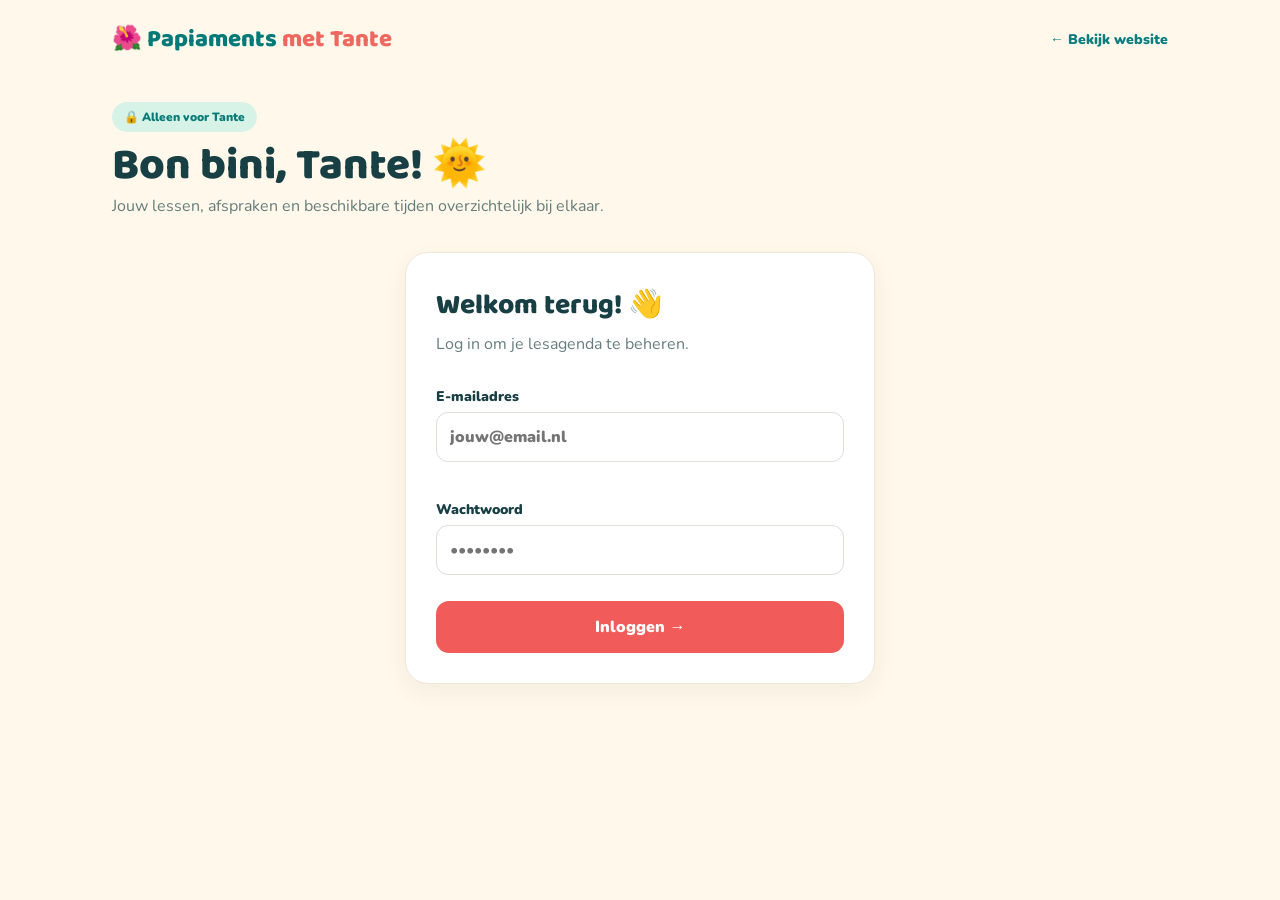
<file: admin.html>
<!doctype html>
<html lang="nl"><head><meta charset="utf-8"><meta name="viewport" content="width=device-width,initial-scale=1"><title>Mijn lesagenda · Papiaments met Tante</title><link rel="stylesheet" href="style.css"><link rel="stylesheet" href="admin.css"></head>
<body class="admin-page">
<header class="admin-header"><a href="index.html" class="admin-brand">🌺 <span>Papiaments <em>met Tante</em></span></a><a href="index.html" class="back-link">← Bekijk website</a></header>
<main class="admin-shell">
<section class="admin-welcome"><div><span class="admin-kicker">🔒 Alleen voor Tante</span><h1>Bon bini, Tante! 🌞</h1><p>Jouw lessen, afspraken en beschikbare tijden overzichtelijk bij elkaar.</p></div><button id="logout" class="btn-outline" type="button" hidden>Uitloggen</button></section>
<div id="status" role="status" aria-live="polite" class="admin-status" hidden></div>
<section class="admin-card login-card" id="loginCard"><h2>Welkom terug! 👋</h2><p>Log in om je lesagenda te beheren.</p><form id="login"><label>E-mailadres<input id="email" type="email" autocomplete="username" required placeholder="jouw@email.nl"></label><label>Wachtwoord<input id="password" type="password" autocomplete="current-password" required placeholder="••••••••"></label><button class="btn-primary" type="submit">Inloggen →</button></form></section>
<section id="panel" hidden>
<div class="stat-grid"><article class="stat-card"><span>📅 Komende lessen</span><strong id="statLessons">–</strong><small>Met een boeking</small></article><article class="stat-card"><span>👧 Ingeschreven kinderen</span><strong id="statChildren">–</strong><small>Bij komende lessen</small></article><article class="stat-card"><span>🌴 Beschikbare tijden</span><strong id="statSlots">–</strong><small>Vanaf vandaag</small></article></div>
<nav class="admin-tabs" aria-label="Beheeronderdelen"><button class="tab active" type="button" data-tab="agenda" aria-selected="true">📅 Agenda</button><button class="tab" type="button" data-tab="bookings" aria-selected="false">👨‍👩‍👧 Boekingen <span id="bookingBadge"></span></button><button class="tab" type="button" data-tab="weekly" aria-selected="false">🗓️ Mijn vaste lestijden</button><button class="tab" type="button" data-tab="add" aria-selected="false">➕ Extra tijd toevoegen</button></nav>
<section class="tab-panel" data-panel="agenda"><div class="section-heading"><div><h2>Mijn lesagenda <button type="button" id="agendaHelpOpen" class="agenda-info-button" aria-label="Uitleg over mijn lesagenda" title="Hoe werkt mijn lesagenda?">ⓘ</button></h2><p>Kies een maand. Tik op een dag om de tijden te bekijken.</p></div><button type="button" id="refresh" class="btn-outline">↻ Vernieuwen</button></div><div class="admin-card"><div class="month-nav"><button id="prevMonth" type="button" aria-label="Vorige maand">‹</button><h3 id="monthTitle"></h3><button id="nextMonth" type="button" aria-label="Volgende maand">›</button></div><div id="adminCalendar" class="admin-calendar"></div><div class="calendar-legend"><span>🟢 Beschikbaar</span><span>🔴 Niet beschikbaar</span><span>🟠 Geboekt</span></div></div><div class="admin-card"><div class="section-heading"><div><h3 id="dayTitle">Lesmomenten</h3><p id="daySubtitle">Kies een dag in de kalender.</p></div></div><div class="block-controls"><h3>🚫 Deze dag blokkeren</h3><p>Kies wat je niet beschikbaar wilt maken. Tik opnieuw op ‘Beschikbaar maken’ om de blokkade weg te halen.</p><div class="block-actions"><button type="button" data-block="full">Hele dag niet beschikbaar</button><button type="button" data-block="morning">Ochtend niet beschikbaar</button><button type="button" data-block="afternoon">Middag niet beschikbaar</button><button type="button" id="unblockDay" class="unblock-btn">Beschikbaar maken</button></div><p id="blockState" aria-live="polite"></p></div><div id="daySlots" class="item-list"></div></div></section>
<section class="tab-panel" data-panel="bookings" hidden><div class="section-heading"><div><h2>Boekingen</h2><p>Bekijk welke kinderen komen en hoe je ouders kunt bereiken.</p></div></div><div class="filter-bar"><label>Zoeken<input id="bookingSearch" type="search" placeholder="Naam ouder of kind"></label><label>Weergave<select id="bookingFilter"><option value="upcoming">Komende afspraken</option><option value="all">Alle afspraken</option><option value="past">Afgelopen afspraken</option></select></label></div><div id="bookings" class="item-list"></div></section>
<section class="tab-panel" data-panel="weekly" hidden>
<div class="section-heading"><div><h2>Mijn vaste lestijden 🌺</h2><p>Stel één keer in op welke dagen en tijden je normaal lesgeeft. De agenda vult de lestijden daarna automatisch in.</p></div></div>
<div class="admin-card"><form id="weeklyForm"><div id="weeklyDays" class="weekly-days"></div><button class="btn-primary" type="submit" id="weeklySave">💚 Vaste lestijden opslaan</button></form><p class="form-note">De tijden worden per heel uur aangemaakt, bijvoorbeeld 09:00, 10:00 en 11:00. Een lesmoment duurt 60 minuten; kinderen van 4 jaar volgen 30 minuten. Je kunt dagen of dagdelen nog steeds blokkeren in de agenda. Bestaande boekingen blijven bewaard wanneer je je rooster wijzigt.</p></div></section>
<section class="tab-panel" data-panel="add" hidden><div class="section-heading"><div><h2>Een extra lestijd toevoegen</h2><p>Alleen nodig als je buiten je vaste weekplanning een extra les wilt geven.</p></div></div><div class="admin-card add-card"><form id="add"><label>Welke datum?<input id="date" type="date" required></label><label>Hoe laat begint de les?<input id="time" type="time" required></label><label>Hoelang duurt de les?<select id="durationMinutes"><option value="60">60 minuten</option><option value="30">30 minuten (alleen 4 jaar)</option></select></label><button type="submit" class="btn-primary">＋ Lesmoment toevoegen</button></form><p class="form-note">Er kunnen maximaal 6 kinderen deelnemen aan één lesmoment. Je kunt een tijd niet verwijderen als er al boekingen voor zijn.</p></div><h3 class="subheading">Aankomende beschikbare tijden</h3><div id="openSlots" class="item-list"></div></section>

</section>
<dialog id="agendaHelp" class="agenda-help-dialog" aria-labelledby="agendaHelpTitle">
  <div class="agenda-help-header"><h2 id="agendaHelpTitle">🌺 Zo werkt mijn lesagenda</h2><button type="button" id="agendaHelpClose" class="agenda-help-close" aria-label="Uitleg sluiten">✕</button></div>
  <div class="agenda-help-content">
    <p>Je hoeft niet elke dag zelf lestijden toe te voegen. Stel één keer je vaste lestijden in, dan vult de agenda zich automatisch.</p>
    <h3>🗓️ 1. Mijn vaste lestijden instellen</h3>
    <p>Open <strong>Mijn vaste lestijden</strong>. Vink de dagen aan waarop je les wilt geven, kies een begin- en eindtijd in hele uren en tik op <strong>Vaste lestijden opslaan</strong>. De agenda maakt automatisch lessen van 60 minuten aan, bijvoorbeeld om 09:00, 10:00 en 11:00, voor de komende 120 dagen.</p>
    <h3>🚫 2. Een dag of dagdeel niet beschikbaar maken</h3>
    <p>Open <strong>Agenda</strong> en tik op de datum. Kies <strong>Hele dag niet beschikbaar</strong>, <strong>Ochtend niet beschikbaar</strong> of <strong>Middag niet beschikbaar</strong>. Wil je de blokkade opheffen? Tik dan op <strong>Beschikbaar maken</strong>.</p>
    <p>Staat er al een boeking op die dag of dat dagdeel? Dan wordt de blokkade geweigerd zodat de afspraak niet zomaar verdwijnt.</p>
    <h3>👨‍👩‍👧 3. Boekingen bekijken</h3>
    <p>Open <strong>Boekingen</strong> om te zien welke kinderen komen en hoe je hun ouders kunt bereiken. Er kunnen maximaal zes kinderen bij een lesmoment zijn.</p>
    <h3>➕ 4. Een extra lestijd toevoegen</h3>
    <p>Wil je een keer buiten je vaste rooster lesgeven? Open <strong>Extra tijd toevoegen</strong>. Dit hoeft dus niet elke week.</p>
    <h3>🌴 Handig om te weten</h3>
    <p>Kinderen van 4 jaar volgen 30 minuten les; kinderen vanaf 5 jaar volgen 60 minuten. Bestaande boekingen blijven bewaard als je je vaste lestijden aanpast. De agenda wordt automatisch aangevuld.</p>
    <p><strong>Betekenis van de kleuren:</strong> 🟢 Beschikbaar · 🔴 Niet beschikbaar · 🟠 Geboekt.</p>
  </div>
  <div class="agenda-help-footer"><button type="button" id="agendaHelpDone" class="btn-primary">Begrepen! 🌺</button></div>
</dialog>
</main><script src="config.js"></script><script src="admin.js"></script><script>
(()=>{const d=document.getElementById("agendaHelp");document.getElementById("agendaHelpOpen").addEventListener("click",()=>d.showModal());for(const id of ["agendaHelpClose","agendaHelpDone"])document.getElementById(id).addEventListener("click",()=>d.close());d.addEventListener("click",e=>{if(e.target===d)d.close()});})();
</script></body></html>
</file>
<file: style.css>
@import url('https://fonts.googleapis.com/css2?family=Baloo+2:wght@500;600;700;800&family=Nunito:wght@400;600;700;800;900&display=swap');:root{--ink:#12343d;--teal:#087e80;--coral:#f34d52;--cream:#fff7e8;--line:#eee4d6;font-family:Nunito,Arial,sans-serif;color:var(--ink);background:var(--cream)}*{box-sizing:border-box}html{scroll-behavior:smooth}body{margin:0;background:radial-gradient(circle at 0 25%,#c8eee0 0,transparent 26%),var(--cream)}button,input,select,textarea{font:inherit}button{cursor:pointer}button:focus-visible,a:focus-visible,input:focus-visible,select:focus-visible{outline:3px solid #f49b52;outline-offset:2px}.site-header{background:#fffaf0;display:flex;justify-content:space-between;align-items:center;gap:12px;padding:12px max(16px,calc((100vw - 1080px)/2));box-shadow:0 2px 12px #253a2b12}.brand{text-decoration:none;color:#00656b;font:800 24px/.83 'Baloo 2',sans-serif;display:flex;align-items:center;gap:9px}.brand small{font-size:23px}.brand em{font-style:normal;color:var(--coral)}.flower{font-size:34px}.header-cta{background:var(--coral);color:white;text-decoration:none;font-weight:900;border-radius:14px;padding:12px 16px;font-size:14px}.hero{position:relative;text-align:center;max-width:1080px;margin:0 auto}.hero-art{height:clamp(225px,36vw,390px);overflow:hidden;background:#b5e6dc}.hero-art img{display:block;width:100%;height:100%;object-fit:cover;object-position:center 38%}.hero h1{font:800 clamp(34px,6vw,64px)/1.05 'Baloo 2',sans-serif;letter-spacing:-1px;margin:-26px auto 0;position:relative;z-index:1;display:table;background:#fff7e8ed;border-radius:24px 24px 0 0;padding:12px 22px;color:#006d70}.hero h1 span{color:var(--coral)}.booking{max-width:920px;margin:0 auto;padding:10px 16px 48px}.booking-head{text-align:center;margin:0 0 22px}.booking-head span{font-weight:900;color:#087d7b}.booking-head p{margin:6px 0;color:#4b6468}form{display:grid;gap:14px}.step{background:#fffdf7;border:1px solid #f4e6d4;border-radius:24px;padding:22px;box-shadow:0 6px 22px #6d482512}.step h2{font:800 26px/1.15 'Baloo 2',sans-serif;margin:0 0 18px;display:flex;align-items:center;gap:12px}.step-icon{background:#ffeac3;width:43px;height:43px;display:inline-grid;place-items:center;border-radius:50%;font-size:21px;flex:none}.step-icon.peach{background:#ffdfd0}.step-icon.mint{background:#c7eee1}.calendarbar{display:flex;align-items:center;justify-content:space-between;gap:8px;margin:10px 0 16px}.calendarbar b{font-size:19px;text-transform:capitalize}.calendarbar button{width:44px;height:44px;border:1px solid var(--line);background:white;border-radius:50%;font-size:30px;line-height:1}.calendar{display:grid;grid-template-columns:repeat(7,minmax(0,1fr));gap:5px}.dow{text-align:center;font-size:12px;color:#728387;font-weight:900;padding-bottom:5px}.calendar button{border:0;border-radius:12px;background:#f7f4ee;color:#546a6e;font-weight:900;min-width:0;height:43px}.calendar button.available{background:#d2f1e4;color:#006b65}.calendar button.active{background:var(--teal);color:white}.calendar button:disabled{opacity:.36;cursor:not-allowed}.calendar-key{font-size:12px;color:#607477;margin:15px 0 0}.dot{display:inline-block;width:10px;height:10px;background:#b8e9d3;border-radius:50%;margin-right:5px}.slots{display:grid;grid-template-columns:repeat(2,minmax(0,1fr));gap:10px}.slots button{border:1px solid #d5d9d1;background:#fffdf8;border-radius:14px;min-height:68px;padding:10px 8px;color:var(--ink);font-weight:900}.slots button small{display:block;color:#637d80;font-weight:700;margin-top:3px}.slots button.active{background:var(--teal);color:white;border-color:var(--teal)}.slots button.active small{color:white}.hint{color:#647a7c;font-size:14px;margin:0 0 12px}.child-entry{background:#f0f8f2;border-radius:17px;padding:15px;margin-bottom:12px}.child-title{font-weight:900;font-size:18px;margin-bottom:8px}label{display:block;font-weight:900;font-size:14px;margin:12px 0}input:not([type=checkbox]),select,textarea{display:block;width:100%;margin-top:6px;background:white;border:1px solid #dcded8;border-radius:12px;padding:13px;color:var(--ink);font-size:16px;min-height:48px}.add-child{background:#d6f1e5;color:#006a6b;border:0;border-radius:13px;min-height:50px;width:100%;font-weight:900}.remove-child{border:0;background:none;color:#ad3347;text-decoration:underline;padding:8px 0;font-weight:800}.prices{background:#fff3da;padding:12px 15px;border-radius:14px;font-size:13px;margin-top:20px}.prices p{margin:5px 0}.total{display:flex;justify-content:space-between;align-items:center;background:#e1f5f2;border-radius:16px;padding:16px;margin:15px 0}.total small{display:block}.total b{font-size:27px;color:var(--teal)}.total span{font-size:13px;font-weight:900}.consent{display:flex;align-items:flex-start;gap:10px;line-height:1.4;font-size:13px}.consent input{width:19px;height:19px;flex:none;margin:0}.submit{background:var(--coral);color:white;border:0;border-radius:18px;padding:17px 14px;font-weight:900;font-size:17px;width:100%;min-height:56px}#status{font-weight:900;line-height:1.4}.error{color:#a02d3d!important}.success{color:#117052!important}footer{text-align:center;padding:28px 16px;background:#fff1d6;font-size:13px;font-weight:900}footer a{margin-left:10px;color:#087e80}@media(min-width:760px){.booking{padding:16px 24px 64px}.step{padding:30px}.calendar{gap:9px}.calendar button{height:56px;font-size:17px}.slots{grid-template-columns:repeat(3,minmax(0,1fr))}.hero-art{border-radius:0 0 22px 22px}.child-entry{display:grid;grid-template-columns:1fr 1fr;column-gap:18px}.child-title{grid-column:1/-1}.remove-child{grid-column:1/-1;justify-self:start}}@media(max-width:420px){.site-header{padding:10px 12px}.brand{font-size:20px}.brand small{font-size:19px}.flower{font-size:27px}.header-cta{font-size:12px;padding:10px}.hero-art{height:230px}.hero h1{font-size:31px;padding:10px 12px}.step{padding:17px}.step h2{font-size:23px}.calendar button{height:40px}.slots{grid-template-columns:1fr 1fr}}
/* Beschikbaarheid voor ouders: consequent groen/rood. */
.calendar button.unavailable,.calendar button.blocked-full{background:#ffe2e2!important;border:2px solid #e86a6a!important;color:#9c2737!important}.calendar button.blocked-partial{background:linear-gradient(135deg,#ffe2e2 50%,#e2f6e9 50%)!important;border:2px solid #e86a6a!important;color:#802d35!important}.calendar button.available:not(.blocked-partial){background:#dff5e6}.parent-availability-legend{display:flex;gap:18px;flex-wrap:wrap;font-weight:800;font-size:13px;margin:10px 0 18px}.parent-availability-legend span{display:flex;align-items:center;gap:6px}.parent-availability-legend i{width:14px;height:14px;border-radius:4px;display:inline-block}.legend-green{background:#b9ebce}.legend-red{background:#f6b1b1}.block-notice{grid-column:1/-1;color:#a5303b;background:#ffe7e7;border-radius:12px;padding:10px 12px;font-weight:900}
</file>
<file: admin.css>
.admin-page{background:#fff8eb;color:#183f44;min-height:100vh}.admin-header{max-width:1100px;margin:auto;padding:20px 22px;display:flex;align-items:center;justify-content:space-between;gap:12px}.admin-brand{font:800 24px 'Baloo 2',sans-serif;color:#007a78;text-decoration:none}.admin-brand em{font-style:normal;color:#ef6860}.back-link{font-size:14px;font-weight:900;color:#087e80;text-decoration:none}.admin-shell{max-width:1100px;margin:auto;padding:8px 22px 80px}.admin-welcome{display:flex;justify-content:space-between;align-items:center;gap:16px;margin:15px 0 24px}.admin-kicker{display:inline-block;background:#d7f3e7;border-radius:30px;padding:7px 12px;color:#087b76;font-weight:900;font-size:12px}.admin-welcome h1{font:800 clamp(30px,4vw,44px)/1.1 'Baloo 2',sans-serif;margin:10px 0 5px}.admin-welcome p,.section-heading p,.login-card p{color:#667d7c;margin:0}.admin-card,.stat-card{background:white;border:1px solid #eee6d7;border-radius:23px;box-shadow:0 8px 25px #624a2310}.admin-card{padding:24px;margin:0 0 18px}.login-card{max-width:470px;margin:35px auto;padding:30px}.login-card h2{font:800 28px 'Baloo 2',sans-serif;margin:0 0 5px}.login-card form{margin-top:20px}.btn-primary{background:#f15c5b;color:white;border:0;border-radius:13px;padding:15px 20px;font-weight:900;min-height:50px}.btn-outline{background:white;color:#007976;border:1px solid #bcded6;border-radius:13px;padding:11px 15px;font-weight:900}.admin-status{padding:13px 17px;border-radius:12px;background:#e0f4ec;color:#145e53;margin:0 0 16px;font-weight:800}.admin-status.error{background:#fff0ef;color:#ad3c40}.stat-grid{display:grid;grid-template-columns:repeat(3,1fr);gap:14px;margin-bottom:25px}.stat-card{padding:20px}.stat-card span,.stat-card small{display:block;font-size:13px;font-weight:800;color:#5d7775}.stat-card strong{display:block;font:800 38px 'Baloo 2',sans-serif;color:#087e80;margin:3px 0}.admin-tabs{display:flex;gap:8px;overflow-x:auto;border-bottom:1px solid #e7dfd0;margin-bottom:22px;padding-bottom:8px}.tab{white-space:nowrap;border:0;background:transparent;color:#607b7a;border-radius:12px;padding:12px 18px;font-weight:900}.tab.active{background:#087e80;color:white}.tab span{font-size:12px}.section-heading{display:flex;justify-content:space-between;align-items:center;gap:12px;margin:5px 0 15px}.section-heading h2{font:800 29px 'Baloo 2',sans-serif;margin:0}.section-heading h3{font:800 23px 'Baloo 2',sans-serif;margin:0}.month-nav{display:flex;align-items:center;justify-content:space-between;margin-bottom:17px}.month-nav h3{font:800 24px 'Baloo 2',sans-serif;text-transform:capitalize;margin:0}.month-nav button{background:#f1f9f6;border:0;border-radius:12px;font-size:32px;width:43px;height:43px;color:#087e80}.admin-calendar{display:grid;grid-template-columns:repeat(7,minmax(0,1fr));gap:8px}.admin-dow{text-align:center;font-size:12px;font-weight:900;color:#748c8b;padding:5px 0}.admin-day{border:1px solid #edf0e9;border-radius:13px;background:#fbfbf8;min-height:73px;padding:8px 3px;display:flex;flex-direction:column;align-items:center;gap:4px;color:#345c60}.admin-day .day-number{font-weight:900}.admin-day .day-marker{font-size:11px;font-weight:900}.admin-day.has-open{background:#e6f7ef;border-color:#c6e9d9}.admin-day.has-booked{background:#fff0dc;border-color:#f3d7ac}.admin-day.selected{outline:3px solid #087e80;outline-offset:0}.admin-day.outside{opacity:.28}.calendar-legend{display:flex;gap:20px;flex-wrap:wrap;color:#607978;font-size:12px;font-weight:800;margin-top:15px}.item-list{display:grid;gap:12px}.admin-item{display:flex;justify-content:space-between;align-items:center;gap:12px;background:#fff;border:1px solid #eee7dc;border-radius:16px;padding:16px}.admin-item strong{display:block;font-size:16px}.admin-item small,.admin-item .item-detail{display:block;color:#657e7b;font-size:13px;margin-top:5px;overflow-wrap:anywhere}.admin-item .item-main{min-width:0}.admin-item button{flex:none}.tag{display:inline-block;background:#e0f4e9;color:#0a786b;padding:4px 9px;border-radius:20px;font-size:12px;font-weight:900;margin:6px 5px 0 0}.tag.booked{background:#fff0d8;color:#a35e15}.danger-btn{background:#fff0ee;color:#b44444;border:1px solid #f2c6c0;border-radius:10px;padding:9px 12px;font-weight:900}.filter-bar{display:grid;grid-template-columns:2fr 1fr;gap:14px;margin-bottom:18px}.filter-bar label{margin:0}.empty-state{padding:24px;text-align:center;background:white;border:1px dashed #d6e3d8;border-radius:16px;color:#637b77}.add-card{max-width:600px}.form-note{font-size:13px;color:#647b7b;margin:15px 0 0}.subheading{font:800 24px 'Baloo 2',sans-serif}.booking-card{display:block}.booking-card .booking-top{display:flex;justify-content:space-between;align-items:center;gap:12px}.booking-card .booking-top strong{font-size:18px}.booking-card .booking-kids{font-weight:800;margin:12px 0 8px}.booking-card .booking-meta{color:#5d7775;font-size:14px;line-height:1.7}.booking-card a{color:#087e80;font-weight:900;overflow-wrap:anywhere}.booking-card .booking-total{font-size:19px;color:#087e80;font-weight:900}.booking-card .booking-top .tag{margin:0}@media(max-width:680px){.admin-header{padding:16px}.admin-brand{font-size:19px}.admin-shell{padding:0 14px 55px}.admin-welcome{align-items:flex-start}.admin-welcome h1{font-size:31px}.admin-welcome p{font-size:14px}.admin-card{padding:16px}.stat-grid{gap:8px}.stat-card{padding:13px 10px;border-radius:15px}.stat-card span,.stat-card small{font-size:11px}.stat-card strong{font-size:30px}.tab{padding:11px 13px}.admin-calendar{gap:4px}.admin-day{min-height:59px;border-radius:9px;padding:6px 1px}.admin-day .day-marker{font-size:9px}.admin-item{align-items:flex-start}.filter-bar{grid-template-columns:1fr}.back-link{font-size:12px}}

/* Vrije dagen */
#blockDays{display:grid;gap:16px}#blockDays label{display:grid;gap:7px}#blockDays input{width:100%;max-width:420px}

/* Blokkeren rechtstreeks in de agenda */
.admin-day.unavailable,.admin-day.blocked-full{background:#ffe5e5!important;border-color:#ef9a9a!important;color:#a4323b}.admin-day.blocked-partial{background:linear-gradient(135deg,#ffe5e5 50%,#e4f5e8 50%)!important;border-color:#e6a0a0!important;color:#8f353e}.admin-day .day-marker{overflow-wrap:anywhere;line-height:1.2;text-align:center}.block-controls{background:#fff7f0;border:1px solid #f1e0ce;border-radius:16px;padding:17px;margin-bottom:16px}.block-controls h3{margin:0 0 5px;font-size:19px}.block-controls p{font-size:13px;color:#6d7372;margin:7px 0 12px}.block-actions{display:grid;grid-template-columns:repeat(2,minmax(0,1fr));gap:9px}.block-actions button{background:#ffe6e6;border:1px solid #efb6b6;border-radius:12px;color:#9d333d;min-height:52px;font-weight:900;padding:8px}.block-actions button.chosen{background:#bd3d4b;color:white}.block-actions .unblock-btn{background:#e2f4e8;color:#177453;border-color:#b9dfc9}.block-actions button:disabled{opacity:.45}#blockState{font-weight:900!important;color:#a53640!important}

.tag.unavailable-tag{background:#ffe0e0;color:#a8323c}

/* Vaste wekelijkse lestijden */
.weekly-days{display:grid;gap:12px;margin:16px 0 24px}.weekly-row{display:flex;flex-wrap:wrap;align-items:center;justify-content:space-between;gap:12px;padding:16px;border:1px solid #e7ddd0;border-radius:16px;background:#fffdf9}.weekly-row.weekly-off{background:#f6f5f1}.weekly-toggle{display:flex;align-items:center;gap:10px;font-weight:800;font-size:1.05rem;color:#124c50}.weekly-toggle input{width:20px;height:20px;accent-color:#078686}.weekly-hours{display:flex;gap:12px;flex-wrap:wrap}.weekly-hours label{display:flex;flex-direction:column;gap:5px;font-size:.85rem;font-weight:700}.weekly-hours input{min-width:120px;padding:9px;border:1px solid #b8d4ce;border-radius:10px;font-size:1rem}@media(max-width:540px){.weekly-row{align-items:stretch;flex-direction:column}.weekly-hours{display:grid;grid-template-columns:1fr 1fr}.weekly-hours input{width:100%;min-width:0}}

/* Uitleg bij Mijn lesagenda */
.agenda-info-button{display:inline-grid;place-items:center;vertical-align:middle;width:34px;height:34px;margin-left:8px;border:1px solid #b9dfd8;border-radius:50%;background:#e9f7f2;color:#007e7a;font-size:23px;font-weight:700;cursor:pointer}
.agenda-info-button:hover,.agenda-info-button:focus-visible{background:#d4f0e8;outline-offset:3px}
.agenda-help-dialog{box-sizing:border-box;width:min(620px,calc(100% - 24px));max-height:min(85vh,850px);padding:0;border:0;border-radius:22px;box-shadow:0 22px 80px #0004;color:#173d44;background:#fffdf8}
.agenda-help-dialog::backdrop{background:#102f35a8}
.agenda-help-header,.agenda-help-footer{display:flex;align-items:center;justify-content:space-between;padding:18px 22px;background:#f7f4eb}
.agenda-help-header h2{font-size:1.35rem;margin:0}
.agenda-help-close{border:0;background:transparent;font-size:24px;cursor:pointer;color:#19474a;padding:5px 10px}
.agenda-help-content{padding:8px 22px 18px;overflow-y:auto;max-height:60vh;line-height:1.6}
.agenda-help-content h3{margin:20px 0 6px;font-size:1.08rem;color:#006f71}
.agenda-help-content p{margin:6px 0 12px}
.agenda-help-footer{justify-content:flex-end}
@media(max-width:600px){.agenda-help-header,.agenda-help-footer{padding:14px 16px}.agenda-help-content{padding:8px 16px}.agenda-help-header h2{font-size:1.1rem}}
</file>
